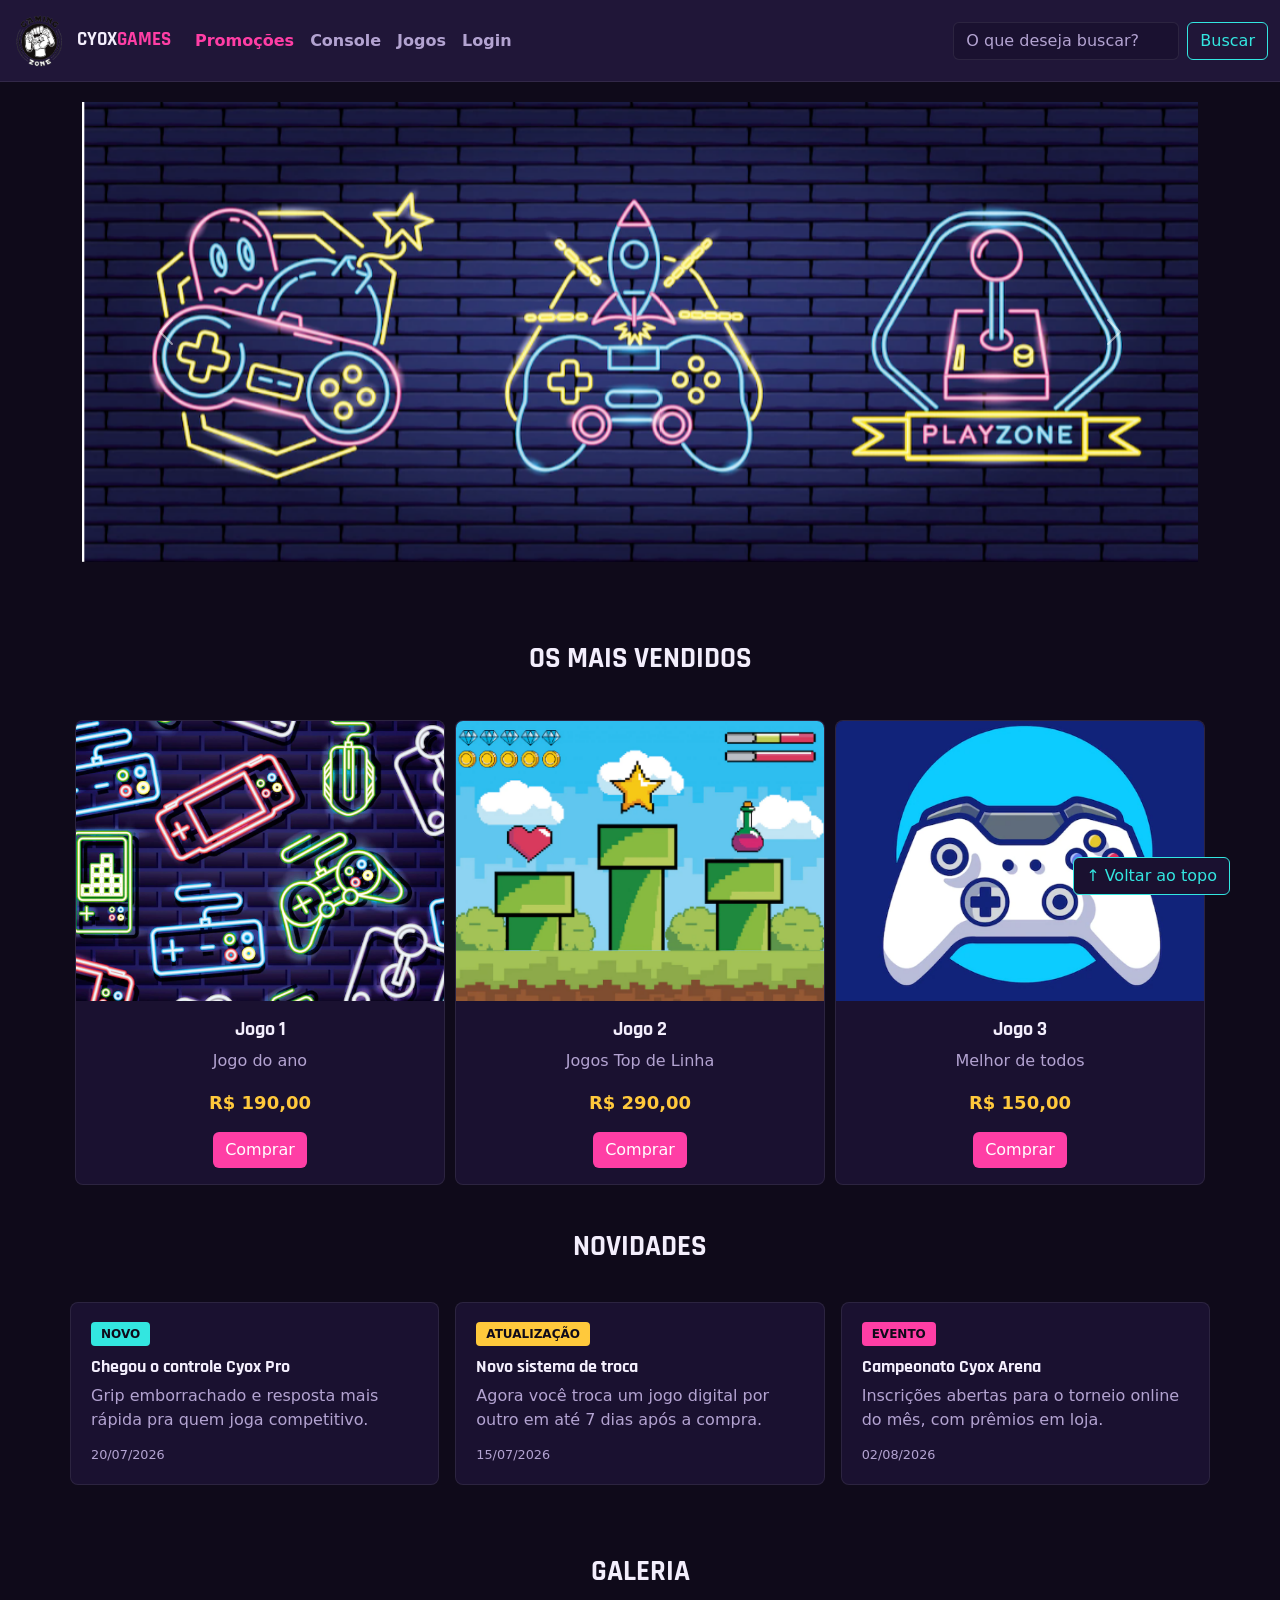
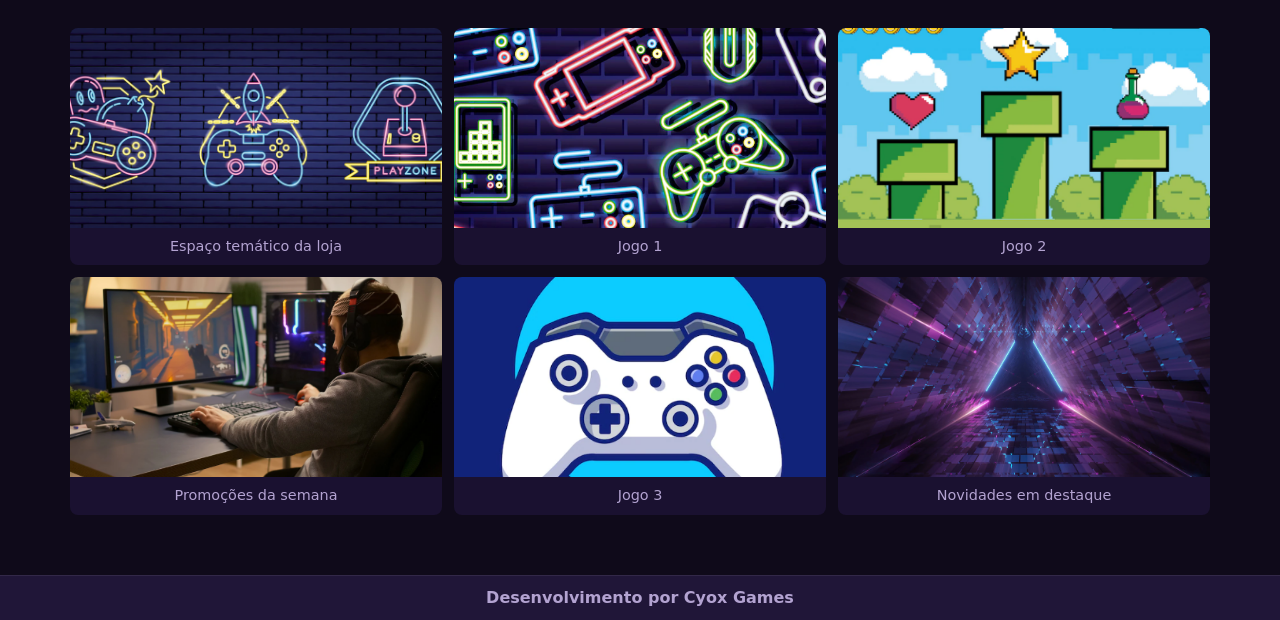
<file: index.html>
<!DOCTYPE html>
<html lang="pt-br">

<head>
  <meta charset="UTF-8">
  <meta http-equiv="X-UA-Compatible" content="IE=edge">
  <meta name="viewport" content="width=device-width, initial-scale=1.0">
  <title>Cyox Games</title>

  <link href="https://cdn.jsdelivr.net/npm/bootstrap@5.2.2/dist/css/bootstrap.min.css" rel="stylesheet"
    integrity="sha384-Zenh87qX5JnK2Jl0vWa8Ck2rdkQ2Bzep5IDxbcnCeuOxjzrPF/et3URy9Bv1WTRi" crossorigin="anonymous">

  <link rel="preconnect" href="https://fonts.googleapis.com">
  <link rel="preconnect" href="https://fonts.gstatic.com" crossorigin>
  <link href="https://fonts.googleapis.com/css2?family=Rajdhani:wght@500;600;700&display=swap" rel="stylesheet">

  <link rel="stylesheet" href="css/estilo.css">

</head>

<body>
  <header>
    <nav class="navbar navbar-expand-lg">
      <div class="container-fluid">
        <a class="navbar-brand" href="index.html">
          <img src="img/logo.png" alt="Logo Cyox Games">
          <span>CYOX<em>GAMES</em></span>
        </a>
        <button class="navbar-toggler" type="button" data-bs-toggle="collapse"
          data-bs-target="#navbarSupportedContent" aria-controls="navbarSupportedContent" aria-expanded="false"
          aria-label="Toggle navigation">
          <span class="navbar-toggler-icon"></span>
        </button>
        <div class="collapse navbar-collapse" id="navbarSupportedContent">
          <ul class="navbar-nav me-auto mb-2 mb-lg-0">
            <li class="nav-item">
              <a class="nav-link active" aria-current="page" href="#">Promoções</a>
            </li>
            <li class="nav-item">
              <a class="nav-link" href="#">Console</a>
            </li>
            <li class="nav-item">
              <a class="nav-link" href="#">Jogos</a>
            </li>
            <li class="nav-item">
              <a class="nav-link" href="login.html">Login</a>
            </li>
          </ul>
          <form class="d-flex" role="search">
            <input class="form-control me-2" type="search" placeholder="O que deseja buscar?" aria-label="Search">
            <button class="btn btn-outline-success" type="submit">Buscar</button>
          </form>
        </div>
      </div>
    </nav>
  </header>

  <main>

    <section id="section-banners" class="container">
      <div id="carouselExampleControls" class="carousel slide" data-bs-ride="carousel">
        <div class="carousel-inner">
          <div class="carousel-item active">
            <img src="img/banner1.PNG" class="d-block w-100" alt="Venha comprar na nossa Loja">
          </div>
          <div class="carousel-item">
            <img src="img/banner2.PNG" class="d-block w-100" alt="Promoção de produtos">
          </div>
          <div class="carousel-item">
            <img src="img/banner3.PNG" class="d-block w-100" alt="Várias novidades de produtos">
          </div>
        </div>
        <button class="carousel-control-prev" type="button" data-bs-target="#carouselExampleControls"
          data-bs-slide="prev">
          <span class="carousel-control-prev-icon" aria-hidden="true"></span>
          <span class="visually-hidden">Previous</span>
        </button>
        <button class="carousel-control-next" type="button" data-bs-target="#carouselExampleControls"
          data-bs-slide="next">
          <span class="carousel-control-next-icon" aria-hidden="true"></span>
          <span class="visually-hidden">Next</span>
        </button>
      </div>
    </section>

    <section id="section-vendidos" class="container">
      <h2>OS MAIS VENDIDOS</h2>

      <div class="card-group">
        <div class="card">
          <img src="img/jogo1.PNG" class="card-img-top" alt="Capa do jogo 1">
          <div class="card-body">
            <h5 class="card-title">Jogo 1</h5>
            <p class="card-text">Jogo do ano</p>
            <p class="preco">R$ 190,00</p>
            <a class="btn btn-primary" href="#" role="button">Comprar</a>
          </div>
        </div>
        <div class="card">
          <img src="img/jogo2.PNG" class="card-img-top" alt="Capa do jogo 2">
          <div class="card-body">
            <h5 class="card-title">Jogo 2</h5>
            <p class="card-text">Jogos Top de Linha</p>
            <p class="preco">R$ 290,00</p>
            <a class="btn btn-primary" href="#" role="button">Comprar</a>
          </div>
        </div>
        <div class="card">
          <img src="img/jogo3.PNG" class="card-img-top" alt="Capa do jogo 3">
          <div class="card-body">
            <h5 class="card-title">Jogo 3</h5>
            <p class="card-text">Melhor de todos</p>
            <p class="preco">R$ 150,00</p>
            <a class="btn btn-primary" href="#" role="button">Comprar</a>
          </div>
        </div>
      </div>
    </section>

    <section id="section-novidades" class="container">
      <h2>NOVIDADES</h2>

      <div class="novidades-lista">
        <div class="novidade-card novidade-card--novo">
          <span class="novidade-tag">Novo</span>
          <h3>Chegou o controle Cyox Pro</h3>
          <p>Grip emborrachado e resposta mais rápida pra quem joga competitivo.</p>
          <time datetime="2026-07-20">20/07/2026</time>
        </div>
        <div class="novidade-card novidade-card--atualizacao">
          <span class="novidade-tag">Atualização</span>
          <h3>Novo sistema de troca</h3>
          <p>Agora você troca um jogo digital por outro em até 7 dias após a compra.</p>
          <time datetime="2026-07-15">15/07/2026</time>
        </div>
        <div class="novidade-card novidade-card--evento">
          <span class="novidade-tag">Evento</span>
          <h3>Campeonato Cyox Arena</h3>
          <p>Inscrições abertas para o torneio online do mês, com prêmios em loja.</p>
          <time datetime="2026-08-02">02/08/2026</time>
        </div>
      </div>
    </section>

    <section id="section-galeria" class="container">
      <h2>GALERIA</h2>

      <div class="galeria-grid">
        <figure>
          <img src="img/banner1.PNG" alt="Ambiente com tema arcade da Cyox Games">
          <figcaption>Espaço temático da loja</figcaption>
        </figure>
        <figure>
          <img src="img/jogo1.PNG" alt="Capa do jogo 1">
          <figcaption>Jogo 1</figcaption>
        </figure>
        <figure>
          <img src="img/jogo2.PNG" alt="Capa do jogo 2">
          <figcaption>Jogo 2</figcaption>
        </figure>
        <figure>
          <img src="img/banner2.PNG" alt="Promoção de produtos Cyox Games">
          <figcaption>Promoções da semana</figcaption>
        </figure>
        <figure>
          <img src="img/jogo3.PNG" alt="Capa do jogo 3">
          <figcaption>Jogo 3</figcaption>
        </figure>
        <figure>
          <img src="img/banner3.PNG" alt="Novidades de produtos Cyox Games">
          <figcaption>Novidades em destaque</figcaption>
        </figure>
      </div>
    </section>

  </main>

  <footer>
    <p>Desenvolvimento por Cyox Games</p>
  </footer>

  <button id="voltar-topo" type="button" class="btn btn-outline-primary" onclick="topo()">&uarr; Voltar ao topo</button>

  <script src="js/script.js"></script>
  <script src="https://cdn.jsdelivr.net/npm/bootstrap@5.2.2/dist/js/bootstrap.bundle.min.js"
    integrity="sha384-OERcA2EqjJCMA+/3y+gxIOqMEjwtxJY7qPCqsdltbNJuaOe923+mo//f6V8Qbsw3"
    crossorigin="anonymous"></script>

</body>

</html>
</file>
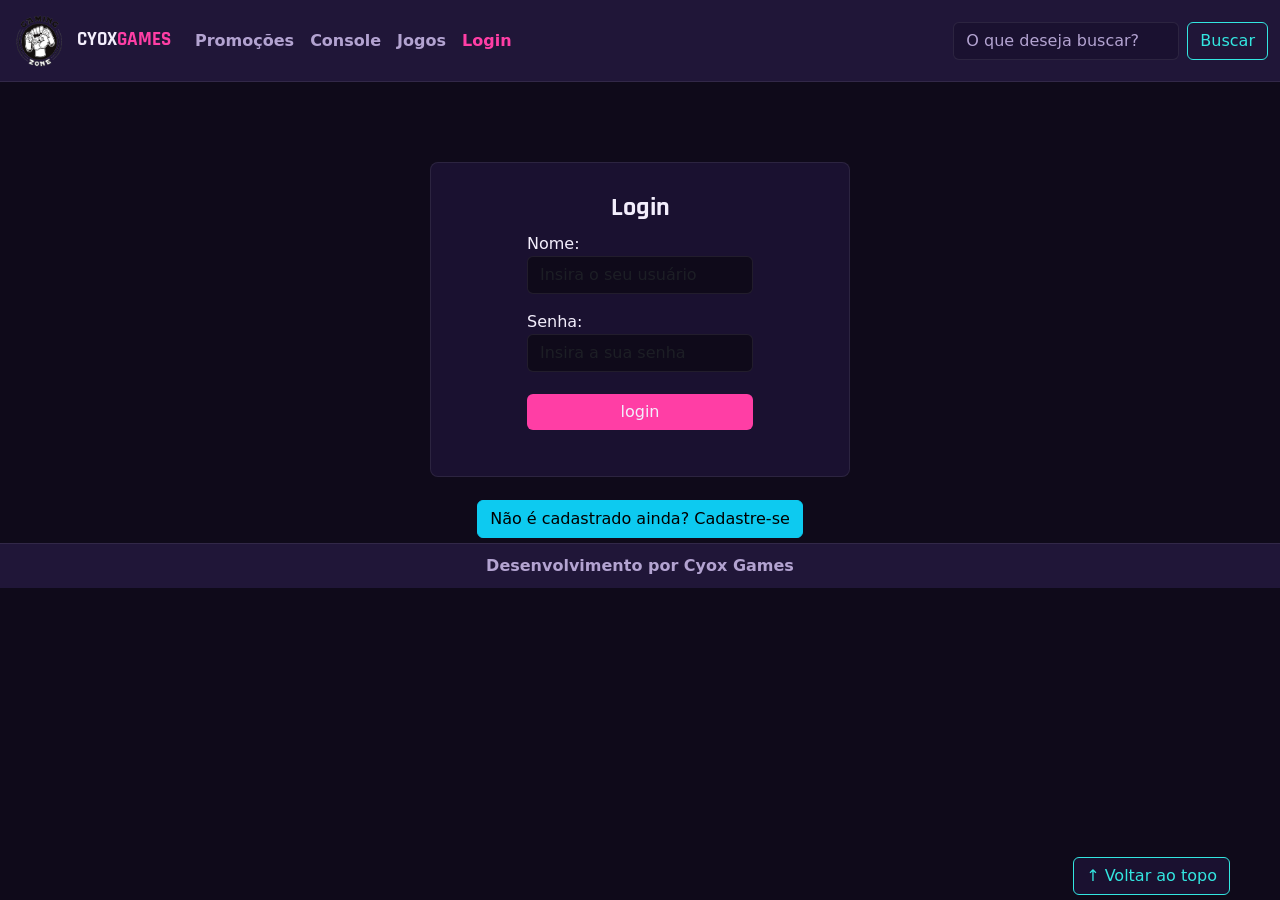
<file: login.html>
<!DOCTYPE html>
<html lang="pt-br">

<head>
    <meta charset="UTF-8">
    <meta http-equiv="X-UA-Compatible" content="IE=edge">
    <meta name="viewport" content="width=device-width, initial-scale=1.0">
    <title>Cyox Games - login</title>
    <link href="https://cdn.jsdelivr.net/npm/bootstrap@5.2.2/dist/css/bootstrap.min.css" rel="stylesheet"
        integrity="sha384-Zenh87qX5JnK2Jl0vWa8Ck2rdkQ2Bzep5IDxbcnCeuOxjzrPF/et3URy9Bv1WTRi" crossorigin="anonymous">
    <link rel="preconnect" href="https://fonts.googleapis.com">
    <link rel="preconnect" href="https://fonts.gstatic.com" crossorigin>
    <link href="https://fonts.googleapis.com/css2?family=Rajdhani:wght@500;600;700&display=swap" rel="stylesheet">
    <link rel="stylesheet" href="css/estilo.css">
</head>

<body>
    <header>
        <nav class="navbar navbar-expand-lg">
            <div class="container-fluid">
                <a class="navbar-brand" href="index.html">
                    <img src="img/logo.png" alt="Logo Cyox Games">
                    <span>CYOX<em>GAMES</em></span>
                </a>
                <button class="navbar-toggler" type="button" data-bs-toggle="collapse"
                    data-bs-target="#navbarSupportedContent" aria-controls="navbarSupportedContent"
                    aria-expanded="false" aria-label="Toggle navigation">
                    <span class="navbar-toggler-icon"></span>
                </button>
                <div class="collapse navbar-collapse" id="navbarSupportedContent">
                    <ul class="navbar-nav me-auto mb-2 mb-lg-0">
                        <li class="nav-item">
                            <a class="nav-link" href="#">Promoções</a>
                        </li>
                        <li class="nav-item">
                            <a class="nav-link" href="#">Console</a>
                        </li>
                        <li class="nav-item">
                            <a class="nav-link" href="#">Jogos</a>
                        </li>
                        <li class="nav-item">
                            <a class="nav-link active" aria-current="page" href="login.html">Login</a>
                        </li>
                    </ul>
                    <form class="d-flex" role="search">
                        <input class="form-control me-2" type="search" placeholder="O que deseja buscar?"
                            aria-label="Search">
                        <button class="btn btn-outline-success" type="submit">Buscar</button>
                    </form>
                </div>
            </div>
        </nav>
    </header>

    <main>
        <section id="section-login">
            <h1>Login</h1>
            <div class="d-flex justify-content-center">
                <form method="post" action="" id="login">
                    <p>
                        <label for="usuario">Nome: </label>
                        <input id="usuario" name="usuario" required="required" type="text"
                            placeholder="Insira o seu usuário" class="form-control" />
                    </p>
                    <p>
                        <label for="senha">Senha: </label>
                        <input id="senha" name="senha" required="required" type="password"
                            placeholder="Insira a sua senha" class="form-control" />
                    </p>
                    <p>
                        <input type="button" value="login" class="btn btn-primary" id="bt-login" onclick="login()" />
                    </p>
                </form>
            </div>
        </section>

        <section id="section-cadastro">
            <div id="botao-cadastrar">
                <button type="button" class="btn btn-info">Não é cadastrado ainda? Cadastre-se</button>
            </div>
            <div id="form-cadastrar">

                <h1>Criar minha conta</h1>
                <p>Informe os seus dados abaixo para criar sua conta.</p>

                <div class="d-flex justify-content-center">
                    <form method="post" action="" id="cadastro">
                        <p>
                            <label for="usuario-cad">Usuário: </label>
                            <input id="usuario-cad" name="usuario" required="required" type="text"
                                placeholder="ex. nome de usuário" class="form-control" />
                        </p>
                        <p>
                            <label for="email">E-mail: </label>
                            <input id="email" name="email" required="required" type="email"
                                placeholder="seu@email.com.br" class="form-control" />
                        </p>
                        <p>
                            <label for="senha-cad">Senha: </label>
                            <input id="senha-cad" name="senha" required="required" type="password"
                                placeholder="mínimo de 6 caracteres" class="form-control" />
                        </p>
                        <p>
                            <input type="button" value="Cadastrar" class="btn btn-primary" id="bt-cadastrar"
                                onclick="cadastro()" />
                        </p>
                    </form>
                </div>

            </div>
        </section>

    </main>

    <footer>
        <p>Desenvolvimento por Cyox Games</p>
    </footer>

    <button id="voltar-topo" type="button" class="btn btn-outline-primary" onclick="topo()">&uarr; Voltar ao topo</button>

    <script src="https://cdn.jsdelivr.net/npm/bootstrap@5.2.2/dist/js/bootstrap.bundle.min.js"
        integrity="sha384-OERcA2EqjJCMA+/3y+gxIOqMEjwtxJY7qPCqsdltbNJuaOe923+mo//f6V8Qbsw3"
        crossorigin="anonymous"></script>
    <script src="js/script.js"></script>

    <script src="https://code.jquery.com/jquery-3.6.1.js"
        integrity="sha256-3zlB5s2uwoUzrXK3BT7AX3FyvojsraNFxCc2vC/7pNI=" crossorigin="anonymous"></script>
    <script type="text/javascript" src="js/jquery-script.js"></script>

</body>

</html>
</file>
<file: css/estilo.css>
/* ===================================================================
   Cyox Games - estilo.css
   Paleta baseada nas artes do site (banners e logo em tom neon/roxo)
=================================================================== */

:root {
  /* cores */
  --bg-void: #0f0a1a;
  --bg-panel: #1a1130;
  --bg-panel-alt: #201638;
  --linha: rgba(255, 255, 255, 0.08);
  --texto: #f3eefc;
  --texto-fraco: #b3a3d1;
  --rosa: #ff3ea5;
  --ciano: #33e6e0;
  --amarelo: #ffc93c;

  /* tipografia */
  --fonte-titulo: "Rajdhani", sans-serif;
}

body {
  background-color: var(--bg-void);
  color: var(--texto);
}

h1, h2, h5 {
  font-family: var(--fonte-titulo);
  font-weight: 700;
}

a {
  text-decoration: none;
}

/*cabeçalho*/
header {
  background: var(--bg-panel-alt);
  border-bottom: 1px solid var(--linha);
}

header img {
  height: 55px;
  width: 55px;
  object-fit: cover;
}

.navbar-brand {
  display: flex;
  align-items: center;
  gap: 10px;
}

.navbar-brand span {
  font-family: var(--fonte-titulo);
  font-weight: 700;
  color: var(--texto);
  font-size: 1.2rem;
}

.navbar-brand span em {
  font-style: normal;
  color: var(--rosa);
}

.navbar-nav .nav-link {
  color: var(--texto-fraco);
  font-weight: 600;
}

.navbar-nav .nav-link:hover,
.navbar-nav .nav-link.active {
  color: var(--rosa);
}

.navbar-toggler-icon {
  filter: invert(1);
}

header form.d-flex .form-control {
  background: var(--bg-panel);
  border: 1px solid var(--linha);
  color: var(--texto);
}

header form.d-flex .form-control::placeholder {
  color: var(--texto-fraco);
}

header .btn-outline-success {
  color: var(--ciano);
  border-color: var(--ciano);
}

header .btn-outline-success:hover {
  background: var(--ciano);
  border-color: var(--ciano);
  color: var(--bg-void);
}

/*banner*/
#section-banners {
  padding-top: 20px;
  padding-bottom: 20px;
}

#section-banners img {
  height: 460px;
  object-fit: cover;
}

/*Produtos vendidos*/
#section-vendidos {
  text-align: center;
  padding: 50px 0 20px;
}

#section-vendidos h2 {
  padding: 10px 0 30px;
  font-size: 1.8rem;
}

#section-vendidos img {
  height: 280px;
  object-fit: cover;
  width: 100%;
}

#section-vendidos .card {
  margin: 5px;
  background: var(--bg-panel);
  border: 1px solid var(--linha);
  border-radius: 8px;
  overflow: hidden;
  transition: transform 0.2s ease;
}

#section-vendidos .card:hover {
  transform: translateY(-4px);
}

#section-vendidos .card-title {
  color: var(--texto);
}

#section-vendidos .card-text {
  color: var(--texto-fraco);
}

#section-vendidos .preco {
  color: var(--amarelo);
  font-size: 18px;
  font-weight: bold;
}

#section-vendidos .btn-primary {
  background: var(--rosa);
  border: none;
}

#section-vendidos .btn-primary:hover {
  background: #e6338f;
}

/*Novidades*/
#section-novidades {
  padding: 20px 0 50px;
}

#section-novidades h2 {
  text-align: center;
  font-size: 1.8rem;
  padding-bottom: 30px;
}

.novidades-lista {
  display: flex;
  flex-wrap: wrap;
  gap: 16px;
}

.novidade-card {
  flex: 1 1 280px;
  background: var(--bg-panel);
  border: 1px solid var(--linha);
  border-radius: 8px;
  padding: 18px 20px;
}

.novidade-tag {
  display: inline-block;
  font-size: 0.75rem;
  font-weight: 700;
  text-transform: uppercase;
  padding: 3px 10px;
  border-radius: 4px;
  margin-bottom: 10px;
  color: var(--bg-void);
}

.novidade-card--novo .novidade-tag { background: var(--ciano); }
.novidade-card--atualizacao .novidade-tag { background: var(--amarelo); }
.novidade-card--evento .novidade-tag { background: var(--rosa); }

.novidade-card h3 {
  font-family: var(--fonte-titulo);
  font-size: 1.15rem;
  font-weight: 700;
  margin-bottom: 6px;
}

.novidade-card p {
  color: var(--texto-fraco);
  margin-bottom: 10px;
}

.novidade-card time {
  font-size: 0.8rem;
  color: var(--texto-fraco);
}

/*Galeria*/
#section-galeria {
  padding: 20px 0 60px;
}

#section-galeria h2 {
  text-align: center;
  font-size: 1.8rem;
  padding-bottom: 30px;
}

.galeria-grid {
  display: grid;
  grid-template-columns: repeat(3, 1fr);
  gap: 12px;
}

.galeria-grid figure {
  margin: 0;
  border-radius: 8px;
  overflow: hidden;
}

.galeria-grid img {
  width: 100%;
  height: 200px;
  object-fit: cover;
  display: block;
}

.galeria-grid figcaption {
  text-align: center;
  padding: 8px;
  font-size: 0.9rem;
  color: var(--texto-fraco);
  background: var(--bg-panel);
}

/*Rodapé*/
footer {
  position: relative;
  bottom: 0;
  background: var(--bg-panel-alt);
  border-top: 1px solid var(--linha);
}

footer p {
  text-align: center;
  font-weight: bold;
  padding: 10px;
  margin: 0;
  color: var(--texto-fraco);
}

/*Botão Voltar topo*/
#voltar-topo {
  position: fixed;
  bottom: 5px;
  right: 50px;
  background: var(--bg-panel);
  border: 1px solid var(--ciano);
  color: var(--ciano);
}

#voltar-topo:hover {
  background: var(--ciano);
  color: var(--bg-void);
}

/* página de login  */
#section-login {
  margin-top: 80px;
  padding: 30px;
  max-width: 420px;
  margin-left: auto;
  margin-right: auto;
  background: var(--bg-panel);
  border: 1px solid var(--linha);
  border-radius: 8px;
}

#section-login h1 {
  text-align: center;
  font-size: 1.6rem;
}

#section-login input {
  width: 100%;
  background: var(--bg-void);
  border: 1px solid var(--linha);
  color: var(--texto);
}

#section-login #bt-login {
  width: 100%;
  background: var(--rosa);
  border: none;
  margin-top: 6px;
}

#section-cadastro {
  padding: 5px;
  text-align: center;
  max-width: 420px;
  margin: 0 auto;
}

#botao-cadastrar .btn-info {
  margin-top: 18px;
}

/* Formulário de cadastro*/
#form-cadastrar {
  padding: 30px;
  display: none;
  background: var(--bg-panel);
  border: 1px solid var(--linha);
  border-radius: 8px;
  margin-top: 16px;
}

#form-cadastrar p {
  color: var(--texto-fraco);
}

#form-cadastrar input {
  width: 100%;
  background: var(--bg-void);
  border: 1px solid var(--linha);
  color: var(--texto);
}

#form-cadastrar #bt-cadastrar {
  width: 100%;
  background: var(--ciano);
  border: none;
  color: var(--bg-void);
  margin-top: 6px;
}

/* ===================================================================
   Responsividade
=================================================================== */
@media (max-width: 991px) {
  .galeria-grid {
    grid-template-columns: repeat(2, 1fr);
  }
}

@media (max-width: 767px) {
  #section-banners img {
    height: 240px;
  }

  .galeria-grid {
    grid-template-columns: 1fr;
  }

  #section-login,
  #section-cadastro,
  #form-cadastrar {
    max-width: 100%;
  }

  #voltar-topo {
    right: 16px;
  }
}
</file>
